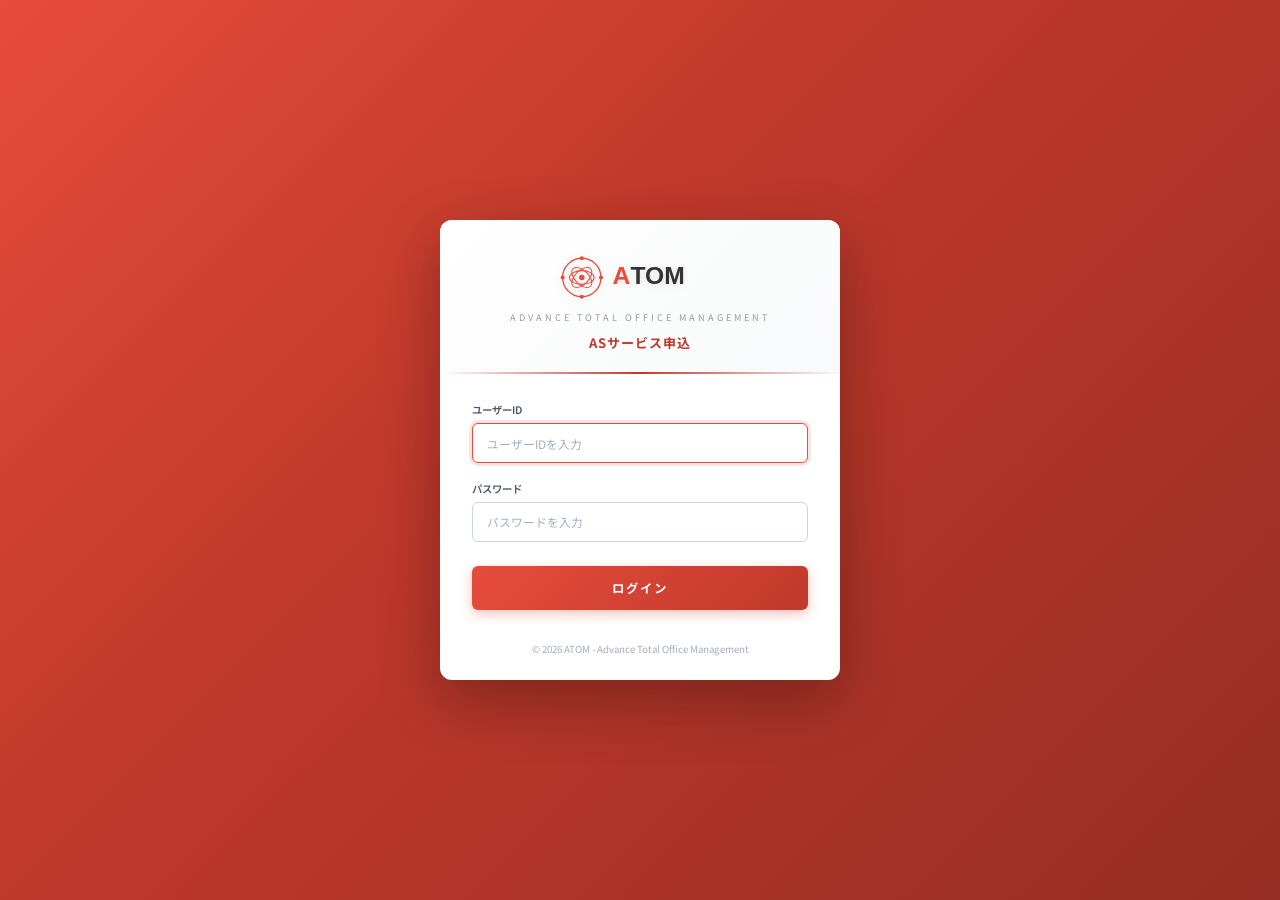
<file: admin.html>
<!DOCTYPE html>
<html lang="ja">

<head>
    <meta charset="UTF-8">
    <meta name="viewport" content="width=device-width, initial-scale=1.0">
    <title>ASサービス - 管理画面</title>
    <meta name="description" content="ATOM ASサービス申込管理画面">
    <link rel="preconnect" href="https://fonts.googleapis.com">
    <link rel="preconnect" href="https://fonts.gstatic.com" crossorigin>
    <link href="https://fonts.googleapis.com/css2?family=Noto+Sans+JP:wght@400;500;700&display=swap" rel="stylesheet">
    <link rel="stylesheet" href="css/style.css">
    <style>
        html {
            visibility: hidden;
            opacity: 0;
        }
    </style>
    <!-- FOUC（未ログイン時の画面チラつき）防止の完全版 -->
    <script>
        if (sessionStorage.getItem('as_logged_in') !== 'true') {
            window.location.replace('login.html');
        } else {
            document.documentElement.style.visibility = 'visible';
            document.documentElement.style.opacity = '1';
        }
    </script>
    <style>
        /* 管理画面固有スタイル */
        .admin-header {
            display: flex;
            align-items: center;
            justify-content: space-between;
            padding: 14px 24px;
            background: var(--primary-gradient);
            color: #fff;
            border-radius: var(--radius-lg) var(--radius-lg) 0 0;
            margin-bottom: 0;
        }

        .admin-header-left {
            display: flex;
            align-items: center;
            gap: 14px;
        }

        .admin-header-left img {
            height: 30px;
        }

        .admin-header h1 {
            font-size: 1rem;
            font-weight: 700;
            margin: 0;
        }

        .admin-header-right {
            display: flex;
            align-items: center;
        }

        .user-info {
            display: flex;
            align-items: center;
            gap: 12px;
            font-size: 0.8rem;
            background: rgba(255, 255, 255, 0.15);
            padding: 6px 16px;
            border-radius: 20px;
        }

        .user-info span {
            font-weight: 600;
        }

        .btn-outline {
            background: rgba(255, 255, 255, 0.1);
            border: 1px solid rgba(255, 255, 255, 0.4);
            color: #fff;
            cursor: pointer;
            border-radius: var(--radius);
            font-weight: 600;
            transition: var(--transition);
        }

        .btn-outline:hover {
            background: rgba(255, 255, 255, 0.3);
        }

        /* 統計カード */
        .stats-row {
            display: grid;
            grid-template-columns: repeat(auto-fit, minmax(160px, 1fr));
            gap: 14px;
            padding: 20px 24px;
            background: var(--bg-white);
            border-bottom: 1px solid var(--border-light);
        }

        .stat-card {
            text-align: center;
            padding: 16px 12px;
            background: var(--bg-field);
            border-radius: var(--radius-lg);
            border: 1px solid var(--border-light);
        }

        .stat-value {
            font-size: 1.6rem;
            font-weight: 700;
            color: var(--primary-red);
        }

        .stat-label {
            font-size: 0.75rem;
            color: var(--text-label);
            margin-top: 4px;
        }

        /* ツールバー */
        .admin-toolbar {
            display: flex;
            align-items: center;
            justify-content: space-between;
            gap: 12px;
            padding: 14px 24px;
            background: var(--bg-white);
            border-bottom: 1px solid var(--border-light);
            flex-wrap: wrap;
        }

        .admin-toolbar input[type="text"] {
            padding: 6px 12px;
            border: 1px solid var(--border-color);
            border-radius: var(--radius);
            font-size: 0.8rem;
            width: 250px;
            font-family: var(--font-family);
        }

        .admin-toolbar select {
            padding: 6px 10px;
            border: 1px solid var(--border-color);
            border-radius: var(--radius);
            font-size: 0.8rem;
            font-family: var(--font-family);
        }

        /* テーブル */
        .admin-table-wrap {
            background: var(--bg-white);
            border-radius: 0 0 var(--radius-lg) var(--radius-lg);
            overflow-x: auto;
        }

        .admin-table {
            width: 100%;
            border-collapse: collapse;
            font-size: 0.8rem;
        }

        .admin-table thead th {
            background: var(--accent-pink);
            color: var(--text-label);
            font-weight: 700;
            padding: 10px 14px;
            text-align: left;
            border-bottom: 2px solid var(--border-color);
            white-space: nowrap;
            position: sticky;
            top: 0;
        }

        .admin-table tbody tr {
            transition: var(--transition);
        }

        .admin-table tbody tr:hover {
            background: rgba(231, 76, 60, 0.04);
        }

        .admin-table td {
            padding: 10px 14px;
            border-bottom: 1px solid var(--border-light);
            color: var(--text-dark);
        }

        .status-badge {
            display: inline-block;
            padding: 2px 10px;
            border-radius: 12px;
            font-size: 0.7rem;
            font-weight: 700;
        }

        .status-new {
            background: #eaf7ed;
            color: #27ae60;
        }

        .status-1st {
            background: #e3f2fd;
            color: #1976d2;
        }

        .status-review {
            background: #fff8e1;
            color: #f39c12;
        }

        .status-done {
            background: #e8eaf6;
            color: #5c6bc0;
        }

        .btn-detail {
            background: var(--primary-gradient);
            color: #fff;
            border: none;
            padding: 4px 14px;
            border-radius: var(--radius);
            cursor: pointer;
            font-size: 0.75rem;
            font-weight: 600;
            transition: var(--transition);
        }

        .btn-detail:hover {
            box-shadow: 0 2px 8px rgba(231, 76, 60, 0.3);
            transform: translateY(-1px);
        }

        /* 詳細モーダル */
        .modal-overlay {
            display: none;
            position: fixed;
            top: 0;
            left: 0;
            width: 100%;
            height: 100%;
            background: rgba(0, 0, 0, 0.5);
            z-index: 1000;
            justify-content: center;
            align-items: flex-start;
            padding: 40px 20px;
            overflow-y: auto;
        }

        .modal-overlay.show {
            display: flex;
        }

        .modal-content {
            background: var(--bg-white);
            border-radius: var(--radius-lg);
            box-shadow: var(--shadow-lg);
            width: 100%;
            max-width: 700px;
            animation: slideUp 0.3s ease;
        }

        @keyframes slideUp {
            from {
                opacity: 0;
                transform: translateY(30px);
            }

            to {
                opacity: 1;
                transform: translateY(0);
            }
        }

        .modal-header {
            display: flex;
            align-items: center;
            justify-content: space-between;
            padding: 16px 24px;
            background: var(--primary-gradient);
            color: #fff;
            border-radius: var(--radius-lg) var(--radius-lg) 0 0;
        }

        .modal-header h2 {
            margin: 0;
            font-size: 0.95rem;
        }

        .modal-close {
            background: none;
            border: none;
            color: #fff;
            font-size: 1.2rem;
            cursor: pointer;
            padding: 4px 8px;
            border-radius: var(--radius);
            transition: var(--transition);
        }

        .modal-close:hover {
            background: rgba(255, 255, 255, 0.2);
        }

        .modal-body {
            padding: 20px 24px;
            max-height: 70vh;
            overflow-y: auto;
        }

        .modal-footer {
            padding: 14px 24px;
            border-top: 1px solid var(--border-light);
            text-align: right;
        }

        .empty-state {
            text-align: center;
            padding: 60px 20px;
            color: var(--text-muted);
        }

        .empty-state-icon {
            font-size: 3rem;
            margin-bottom: 12px;
        }

        .empty-state-text {
            font-size: 0.9rem;
        }
    </style>
</head>

<body>
    <div class="page-wrapper">

        <div class="admin-header">
            <div class="admin-header-left">
                <img src="assets/logo.svg" alt="ATOM" style="filter:brightness(10);">
                <h1 id="pageMainTitle">ASサービス 申込一覧</h1>
            </div>
            <div class="admin-header-right">
                <div class="user-info">
                    <span id="loginUserName">ユーザー: --</span>
                    <button class="btn btn-outline" id="btnAddAccount"
                        style="display:none; padding:4px 12px; font-size:0.75rem; margin-right:8px;"
                        onclick="openAccountModal()">アカウント追加</button>
                    <button class="btn btn-outline" style="padding:4px 12px; font-size:0.75rem;"
                        onclick="logout()">ログアウト</button>
                </div>
            </div>
        </div>

        <!-- 統計カード -->
        <div class="stats-row">
            <div class="stat-card">
                <div class="stat-value" id="statTotal">0</div>
                <div class="stat-label">総申込数</div>
            </div>
            <div class="stat-card">
                <div class="stat-value" id="statNew">0</div>
                <div class="stat-label">新規</div>
            </div>
            <div class="stat-card">
                <div class="stat-value" id="statDone">0</div>
                <div class="stat-label">完了</div>
            </div>
        </div>

        <div class="admin-toolbar">
            <div style="display:flex; gap:12px; align-items:center;">
                <input type="text" id="searchInput" placeholder="🔍 法人名・担当者名で検索..." oninput="filterTable()"
                    autocomplete="one-time-code" readonly onfocus="this.removeAttribute('readonly');">
                <select id="statusFilter" onchange="filterTable()">
                    <option value="">すべてのステータス</option>
                    <option value="1次申込完了">1次申込完了</option>
                    <option value="申込完了">申込完了</option>
                    <option value="新規">新規</option>
                    <option value="完了">完了</option>
                </select>
            </div>
            <button class="btn btn-primary" onclick="window.location.href='index.html'"
                style="padding:8px 20px; font-size:0.8rem;">＋ 新規申込</button>
        </div>

        <!-- テーブル -->
        <div class="admin-table-wrap">
            <table class="admin-table">
                <thead>
                    <tr>
                        <th>申込日</th>
                        <th>法人名/屋号</th>
                        <th>担当者名</th>
                        <th>電話番号</th>
                        <th>ステータス</th>
                        <th>操作</th>
                    </tr>
                </thead>
                <tbody id="applicationTableBody">
                </tbody>
            </table>
            <div class="empty-state" id="emptyState" style="display:none;">
                <div class="empty-state-icon">📋</div>
                <div class="empty-state-text">申込データがありません</div>
            </div>
        </div>

    </div>

    <!-- 詳細モーダル -->
    <div class="modal-overlay" id="detailModal">
        <div class="modal-content">
            <div class="modal-header">
                <h2 id="modalTitle">申込詳細</h2>
                <button class="modal-close" onclick="closeModal()">✕</button>
            </div>
            <div class="modal-body" id="modalBody"></div>
            <div class="modal-footer" id="modalFooter">
                <select id="statusSelect"
                    style="padding:6px 12px; border:1px solid var(--border-color); border-radius:var(--radius); font-size:0.8rem; margin-right:8px;">
                    <option value="1次申込完了">1次申込完了</option>
                    <option value="申込完了">申込完了</option>
                    <option value="完了">完了</option>
                </select>
                <button class="btn btn-primary" onclick="updateStatus()"
                    style="padding:6px 20px; font-size:0.8rem;">ステータス更新</button>
            </div>
        </div>
    </div>

    <!-- Toast -->
    <div class="toast" id="toast"></div>

    <!-- アカウント追加モーダル -->
    <div class="modal-overlay" id="accountModal">
        <div class="modal-content" style="max-width: 400px;">
            <div class="modal-header">
                <h2>アカウント追加</h2>
                <button class="modal-close" onclick="closeAccountModal()">✕</button>
            </div>
            <div class="modal-body">
                <div style="margin-bottom: 12px;">
                    <label style="display:block; font-size:0.8rem; font-weight:bold; margin-bottom:4px;">ユーザーID</label>
                    <input type="text" id="newUserId"
                        style="width:100%; padding:8px; border:1px solid #ddd; border-radius:4px;" placeholder="ログインID">
                </div>
                <div style="margin-bottom: 12px;">
                    <label style="display:block; font-size:0.8rem; font-weight:bold; margin-bottom:4px;">パスワード</label>
                    <input type="password" id="newUserPassword"
                        style="width:100%; padding:8px; border:1px solid #ddd; border-radius:4px;" placeholder="パスワード">
                </div>
                <div style="margin-bottom: 16px;">
                    <label style="display:block; font-size:0.8rem; font-weight:bold; margin-bottom:4px;">権限
                        (ロール)</label>
                    <select id="newUserRole" style="width:100%; padding:8px; border:1px solid #ddd; border-radius:4px;">
                        <option value="user">一般ユーザー (user)</option>
                        <option value="admin">管理者 (admin)</option>
                    </select>
                </div>
            </div>
            <div class="modal-footer">
                <button class="btn btn-outline" onclick="closeAccountModal()"
                    style="padding:6px 16px; margin-right:8px;">キャンセル</button>
                <button class="btn btn-primary" onclick="submitAccount()" id="btnSubmitAccount"
                    style="padding:6px 20px;">登録する</button>
            </div>
        </div>
    </div>

    <script>
        // ログインチェック
        const loggedIn = sessionStorage.getItem('as_logged_in') === 'true';
        const role = sessionStorage.getItem('as_role');
        const currentUser = sessionStorage.getItem('as_login_user');
        if (!loggedIn || !role) {
            window.location.href = 'login.html';
        }

        // 管理者ならアカウント追加ボタンを表示
        if (role === 'admin') {
            document.getElementById('btnAddAccount').style.display = 'inline-block';
        }
        document.getElementById('loginUserName').textContent = `ユーザー: ${currentUser}`;


        // API ベースURL (app.jsと共通化するか直接定義)
        const API_BASE_URL = 'https://as-backend-api-ecgkdbb6gdc3etbr.japanwest-01.azurewebsites.net/api';

        //APIからデータ取得
        async function loadApplications() {
            try {
                const res = await fetch(API_BASE_URL + '/Application');
                if (res.ok) {
                    const data = await res.json();
                    // 取得したデータをローカルストレージにもキャッシュとして保持しておく（詳細表示等で利用）
                    localStorage.setItem('as_applications', JSON.stringify(data));
                    return data;
                }
            } catch (e) {
                console.error('API取得エラー:', e);
            }
            // エラー時はローカルストレージのフォールバック
            return JSON.parse(localStorage.getItem('as_applications') || '[]');
        }

        async function saveApplication(appData) {
            try {
                const res = await fetch(API_BASE_URL + '/Application', {
                    method: 'POST',
                    headers: { 'Content-Type': 'application/json' },
                    body: JSON.stringify(appData)
                });
                return res.ok;
            } catch (e) {
                console.error('API保存エラー:', e);
                return false;
            }
        }

        let currentAppId = null;

        document.addEventListener('DOMContentLoaded', async () => {
            const apps = await loadApplications();
            renderTable(apps);
            updateStats(apps);
        });

        function logout() {
            sessionStorage.clear();
            window.location.href = 'login.html';
        }

        // 統計更新
        function updateStats(apps) {
            const role = sessionStorage.getItem('as_role');
            const currentUser = sessionStorage.getItem('as_login_user');
            // user権限の場合は自分が登録したものだけを対象とする
            const myApps = role === 'admin' ? apps : apps.filter(a => a.submittedBy === currentUser);

            document.getElementById('statTotal').textContent = myApps.length;
            document.getElementById('statNew').textContent = myApps.filter(a => a.status === '新規').length;
            document.getElementById('statDone').textContent = myApps.filter(a => a.status === '完了').length;
        }

        // テーブル描画
        function renderTable(apps) {
            const role = sessionStorage.getItem('as_role');
            const currentUser = sessionStorage.getItem('as_login_user');
            const search = document.getElementById('searchInput').value.trim().toLowerCase();
            const statusFilter = document.getElementById('statusFilter').value;
            const tbody = document.getElementById('applicationTableBody');
            const emptyState = document.getElementById('emptyState');

            let filtered = apps.filter(app => {
                // Role filter
                if (role !== 'admin' && app.submittedBy !== currentUser) return false;

                const cName = (app.companyName || '').toLowerCase();
                const ctName = (app.contactName || '').toLowerCase();
                const matchSearch = !search || cName.includes(search) || ctName.includes(search);
                const matchStatus = !statusFilter || app.status === statusFilter;
                return matchSearch && matchStatus;
            });

            if (filtered.length === 0) {
                tbody.innerHTML = '';
                emptyState.style.display = '';
                return;
            }

            // 新しい順（ID降順）でソート
            // バックエンドのIDは APP-YYYYMMDDHHMMSS-xxxx の形式なので、文字列比較で降順にソートする
            filtered.sort((a, b) => {
                const idA = a.id || '';
                const idB = b.id || '';
                if (idA > idB) return -1;
                if (idA < idB) return 1;
                return 0;
            });

            emptyState.style.display = 'none';
            tbody.innerHTML = filtered.map((app, i) => {
                const statusClass =
                    app.status === '1次申込完了' ? 'status-1st' :
                        app.status === '申込完了' ? 'status-new' : 'status-done';

                let actionHtml = `<button class="btn-detail" onclick="openDetail('${app.id}')">詳細</button>`;
                if (app.status === '1次申込完了') {
                    actionHtml += ` <button class="btn btn-secondary" onclick="startSecondStage('${app.id}')" style="padding:4px 10px; font-size:0.7rem; margin-left:5px;">2次申込へ</button>`;
                }

                return `<tr>
                    <td>${app.applicationDate || '―'}</td>
                    <td><strong>${app.companyName || '―'}</strong></td>
                    <td>${app.contactName || '―'}</td>
                    <td>${app.phone || '―'}</td>
                    <td><span class="status-badge ${statusClass}">${app.status}</span></td>
                    <td>${actionHtml}</td>
                </tr>`;
            }).join('');
        }

        function startSecondStage(id) {
            window.location.href = `index.html?id=${id}&stage=2`;
        }

        async function filterTable() {
            // ローカルにあるキャッシュ（LocalStorage）を使うか、再度APIを呼ぶか
            // 検索時はキャッシュを使うことで高速化
            const apps = JSON.parse(localStorage.getItem('as_applications') || '[]');
            renderTable(apps);
        }

        function openDetail(id) {
            const apps = JSON.parse(localStorage.getItem('as_applications') || '[]');
            const app = apps.find(a => String(a.id) === String(id));
            if (!app) return;
            currentAppId = id;

            document.getElementById('modalTitle').textContent = `申込詳細 - ${app.companyName || ''}`;
            document.getElementById('statusSelect').value = app.status;

            // 管理者以外はステータス更新エリアを非表示
            const role = sessionStorage.getItem('as_role');
            document.getElementById('modalFooter').style.display = (role === 'admin') ? '' : 'none';

            const h = (label, value) => `<tr><th>${label}</th><td>${value || '―'}</td></tr>`;
            let html = '';

            // ①基本情報
            html += '<div class="confirm-section-title">①お申込み情報</div>';
            html += '<table class="confirm-table">';
            html += h('申込日', app.applicationDate);
            html += h('申込種別', app.applicationType);
            html += h('法人名/屋号', app.companyName);
            html += h('法人名カナ', app.companyKana);
            html += h('代表者名', app.representativeName);
            html += h('担当者名', app.contactName);
            html += h('電話番号', app.phone);
            html += h('FAX', app.fax);
            html += h('メールアドレス', app.email);
            html += h('住所', [app.prefecture, app.city, app.town, app.block, app.additionalAddress].filter(Boolean).join(' '));
            html += '</table>';

            // ②店舗情報
            if (app.stores && app.stores.length > 0) {
                html += '<div class="confirm-section-title">②店舗情報</div>';
                app.stores.forEach((s, i) => {
                    html += '<table class="confirm-table">';
                    html += h(`店舗${i + 1}`, s.storeName);
                    html += h('フリガナ', s.storeKana);
                    html += h('電話番号', s.storePhone);
                    html += h('住所', [s.storePostal, s.storePrefecture, s.storeCity, s.storeTown].filter(Boolean).join(' '));
                    html += '</table>';
                });
            }

            // ③請求情報
            if (app.billing) {
                html += '<div class="confirm-section-title">③請求情報</div>';
                html += '<table class="confirm-table">';
                const bills = [];
                if (app.billing.billingCompany) bills.push('法人');
                if (app.billing.billingStore) bills.push('店舗');
                if (app.billing.billingExisting) bills.push('既存');
                html += h('請求先', bills.join('、') || '―');
                html += '</table>';
            }

            // ④商品情報
            if (app.products && app.products.length > 0) {
                html += '<div class="confirm-section-title">④商品情報</div>';
                app.products.forEach((p, i) => {
                    html += '<table class="confirm-table">';
                    html += h(`商品${i + 1}`, p.name);
                    html += h('単価', (p.unitPrice || 0).toLocaleString() + '円');
                    html += h('数量', p.quantity);
                    html += h('備考', p.remark);
                    html += '</table>';
                });
            }

            // ⑤AS契約情報
            if (app.contract && app.contract.rows && app.contract.rows.length > 0) {
                html += '<div class="confirm-section-title">⑤AS契約情報</div>';
                app.contract.rows.forEach((c, i) => {
                    html += '<table class="confirm-table">';
                    html += h('サービス名', c.service);
                    html += h('無料期間', c.freePeriod);
                    html += h('契約期間', c.contractPeriod);
                    html += h('月額単価', (c.unitPrice || 0).toLocaleString() + '円');
                    html += h('数量', c.quantity);
                    html += h('備考', c.remark);
                    html += '</table>';
                });
            }

            // ⑥契約物件金額
            if (app.propertyAmount) {
                html += '<div class="confirm-section-title">⑥契約物件金額</div>';
                html += '<table class="confirm-table">';
                html += h('販売物件金額', (app.propertyAmount.propertyPrice || 0).toLocaleString() + '円');
                const pm = [];
                if (app.propertyAmount.payCash) pm.push('現金一括');
                if (app.propertyAmount.payInstallment) pm.push('割賦');
                html += h('支払方法', pm.join('、') || '―');
                html += h('初回分割金額', (app.propertyAmount.firstInstallment || 0).toLocaleString() + '円');
                html += h('2回目以降', (app.propertyAmount.subsequentInstallment || 0).toLocaleString() + '円');
                html += h('支払い回数', app.propertyAmount.installmentCount ? app.propertyAmount.installmentCount + '回' : '―');
                html += '</table>';
            }

            // ⑦ドメイン情報
            if (app.domain) {
                html += '<div class="confirm-section-title">⑦ドメイン情報</div>';
                html += '<table class="confirm-table">';
                html += h('メールアドレス', app.domain.email);
                html += h('登記年月日', app.domain.registrationDate);
                const dc = [];
                if (app.domain.domainNew) dc.push('新規');
                if (app.domain.domainTransfer) dc.push('移行');
                html += h('ドメイン区分', dc.join('、') || '―');
                html += h('ドメイン', app.domain.domainName);
                if (app.domain.tld) {
                    const tlds = [];
                    if (app.domain.tld.com) tlds.push('.com');
                    if (app.domain.tld.net) tlds.push('.net');
                    if (app.domain.tld.info) tlds.push('.info');
                    if (app.domain.tld.jp) tlds.push('.jp');
                    if (app.domain.tld.other) tlds.push('その他: ' + (app.domain.tld.otherValue || ''));
                    html += h('TLD', tlds.join('、') || '―');
                }
                html += h('英文表記', app.domain.englishName);
                const sf = [];
                if (app.domain.suffixCoLtd) sf.push('.co.ltd');
                if (app.domain.suffixInc) sf.push('.inc');
                html += h('英文表記種別', sf.join('、') || '―');
                html += '</table>';
            }

            // ⑧ 申込担当者情報
            html += '<div class="confirm-section-title">⑧ 申込担当者情報</div>';
            html += '<table class="confirm-table">';
            html += h('営業担当者氏名', app.salesRepName);
            html += h('営業担当者メールアドレス', app.salesRepEmail);
            html += h('お客様氏名', app.signerName);
            html += h('お客様メールアドレス', app.signerEmail);
            html += '</table>';

            // ⑨ 添付書類
            html += '<div class="confirm-section-title">⑨ 添付書類</div>';
            html += '<table class="confirm-table">';
            html += h('ファイル名', app.pdfFileName);
            html += '</table>';

            document.getElementById('modalBody').innerHTML = html;
            document.getElementById('detailModal').classList.add('show');
        }

        function closeModal() {
            document.getElementById('detailModal').classList.remove('show');
            currentAppId = null;
        }

        async function updateStatus() {
            if (!currentAppId) return;
            const newStatus = document.getElementById('statusSelect').value;

            const btn = document.querySelector('.modal-footer .btn-primary');
            const originalText = btn.textContent;
            btn.disabled = true;
            btn.textContent = '更新中...';

            try {
                // 新しい PATCH エンドポイントにリクエスト
                const res = await fetch(`${API_BASE_URL}/Application/${currentAppId}/status`, {
                    method: 'PATCH',
                    headers: { 'Content-Type': 'application/json' },
                    body: JSON.stringify({ status: newStatus })
                });

                if (res.ok) {
                    // API保存成功後、再度全一覧を取得して画面をリフレッシュ
                    const refreshedApps = await loadApplications();
                    renderTable(refreshedApps);
                    updateStats(refreshedApps);
                    showToast(`ステータスを「${newStatus}」に更新しました`, 'success');
                    closeModal();
                } else {
                    const errData = await res.json();
                    showToast('ステータス更新に失敗しました: ' + (errData.message || 'Error'), 'error');
                }
            } catch (e) {
                console.error('Status update error:', e);
                showToast('サーバーとの通信に失敗しました', 'error');
            } finally {
                btn.disabled = false;
                btn.textContent = originalText;
            }
        }

        document.getElementById('detailModal').addEventListener('click', (e) => {
            if (e.target === document.getElementById('detailModal')) closeModal();
        });

        function showToast(message, type = 'success') {
            const t = document.getElementById('toast');
            t.textContent = message;
            t.className = 'toast show ' + (type === 'error' ? 'toast-error' : '');
            setTimeout(() => t.classList.remove('show'), 3000);
        }

        // ----------------------------------------
        // アカウント追加関連
        // ----------------------------------------
        function openAccountModal() {
            document.getElementById('newUserId').value = '';
            document.getElementById('newUserPassword').value = '';
            document.getElementById('newUserRole').value = 'user';
            document.getElementById('accountModal').classList.add('show');
        }

        function closeAccountModal() {
            document.getElementById('accountModal').classList.remove('show');
        }

        async function submitAccount() {
            const userId = document.getElementById('newUserId').value.trim();
            const password = document.getElementById('newUserPassword').value.trim();
            const role = document.getElementById('newUserRole').value;

            if (!userId || !password) {
                alert("ユーザーIDとパスワードは必須です。");
                return;
            }

            const btn = document.getElementById('btnSubmitAccount');
            btn.disabled = true;
            btn.textContent = '登録中...';

            try {
                const res = await fetch(API_BASE_URL + '/Auth/register', {
                    method: 'POST',
                    headers: { 'Content-Type': 'application/json' },
                    body: JSON.stringify({ userId, password, role })
                });

                const data = await res.json();
                if (res.ok && data.success) {
                    showToast('アカウントを作成しました', 'success');
                    closeAccountModal();
                } else {
                    alert('エラー: ' + (data.message || '作成に失敗しました'));
                }
            } catch (err) {
                console.error('Account creation error:', err);
                alert('サーバーとの通信に失敗しました');
            } finally {
                btn.disabled = false;
                btn.textContent = '登録する';
            }
        }
    </script>
</body>

</html>
</file>
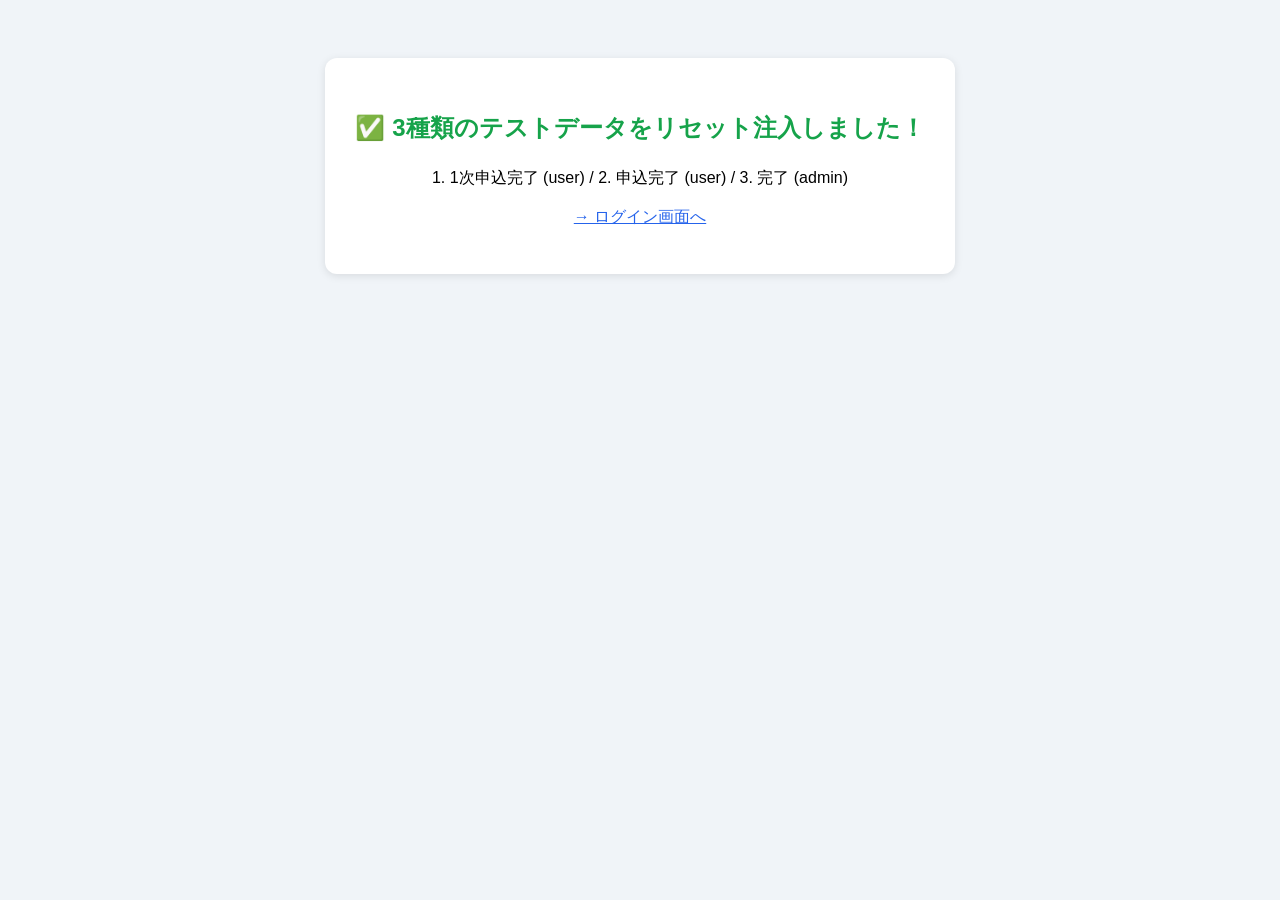
<file: inject-test-data.html>
<!DOCTYPE html>
<html lang="ja">

<head>
    <meta charset="UTF-8">
    <title>テストデータ注入</title>
    <style>
        body {
            font-family: sans-serif;
            text-align: center;
            padding: 50px;
            background: #f0f4f8;
        }

        .msg {
            background: #fff;
            padding: 30px;
            border-radius: 12px;
            box-shadow: 0 2px 8px rgba(0, 0, 0, 0.1);
            display: inline-block;
        }

        .ok {
            color: #16a34a;
            font-size: 24px;
            font-weight: bold;
        }

        a {
            color: #2563eb;
        }
    </style>
</head>

<body>
    <div class="msg">
        <p class="ok" id="status">テストデータを作成中...</p>
        <p id="detail"></p>
    </div>
    <script>
        const now = Date.now();
        const testData = [
            {
                id: now,
                status: '1次申込完了',
                pdfFileName: '',
                submittedAt: new Date().toISOString(),
                submittedBy: 'user',
                applicationDate: '2026-02-25',
                companyName: '株式会社テスト1次',
                contactName: 'テスト一郎',
                phone: '090-1111-1111',
                email: 'test1@example.com',
                stores: [{ storeName: 'テスト支店1' }],
                billing: { company: true },
                products: [{ name: 'AS', unitPrice: 50000, quantity: 1 }],
                contract: { rows: [{ service: 'ASサービス', unitPrice: 10000, quantity: 1 }] },
                propertyAmount: {},
                salesRepName: 'アドバンス 太郎',
                salesRepEmail: 'sales@example.com'
            },
            {
                id: now + 1,
                status: '申込完了',
                pdfFileName: 'sample.pdf',
                submittedAt: new Date().toISOString(),
                submittedBy: 'user',
                applicationDate: '2026-02-25',
                companyName: '有限会社テスト2次',
                contactName: 'テスト二郎',
                phone: '090-2222-2222',
                email: 'test2@example.com',
                propertyAmount: { propertyPrice: 1000000, payCash: true },
                salesRepName: 'アドバンス 花子',
                salesRepEmail: 'hanako@example.com'
            },
            {
                id: now + 2,
                status: '完了',
                pdfFileName: '',
                submittedAt: new Date().toISOString(),
                submittedBy: 'admin',
                applicationDate: '2026-02-20',
                companyName: '株式会社完了商事',
                contactName: '完了三郎',
                phone: '03-3333-3333',
                email: 'kanryo@example.com',
                status: '完了'
            }
        ];

        // 既存データに追加
        localStorage.setItem('as_applications', JSON.stringify(testData));

        document.getElementById('status').textContent = '✅ 3種類のテストデータをリセット注入しました！';
        document.getElementById('detail').innerHTML =
            '1. 1次申込完了 (user) / 2. 申込完了 (user) / 3. 完了 (admin)<br><br>' +
            '<a href="login.html">→ ログイン画面へ</a>';
    </script>
</body>

</html>
</file>
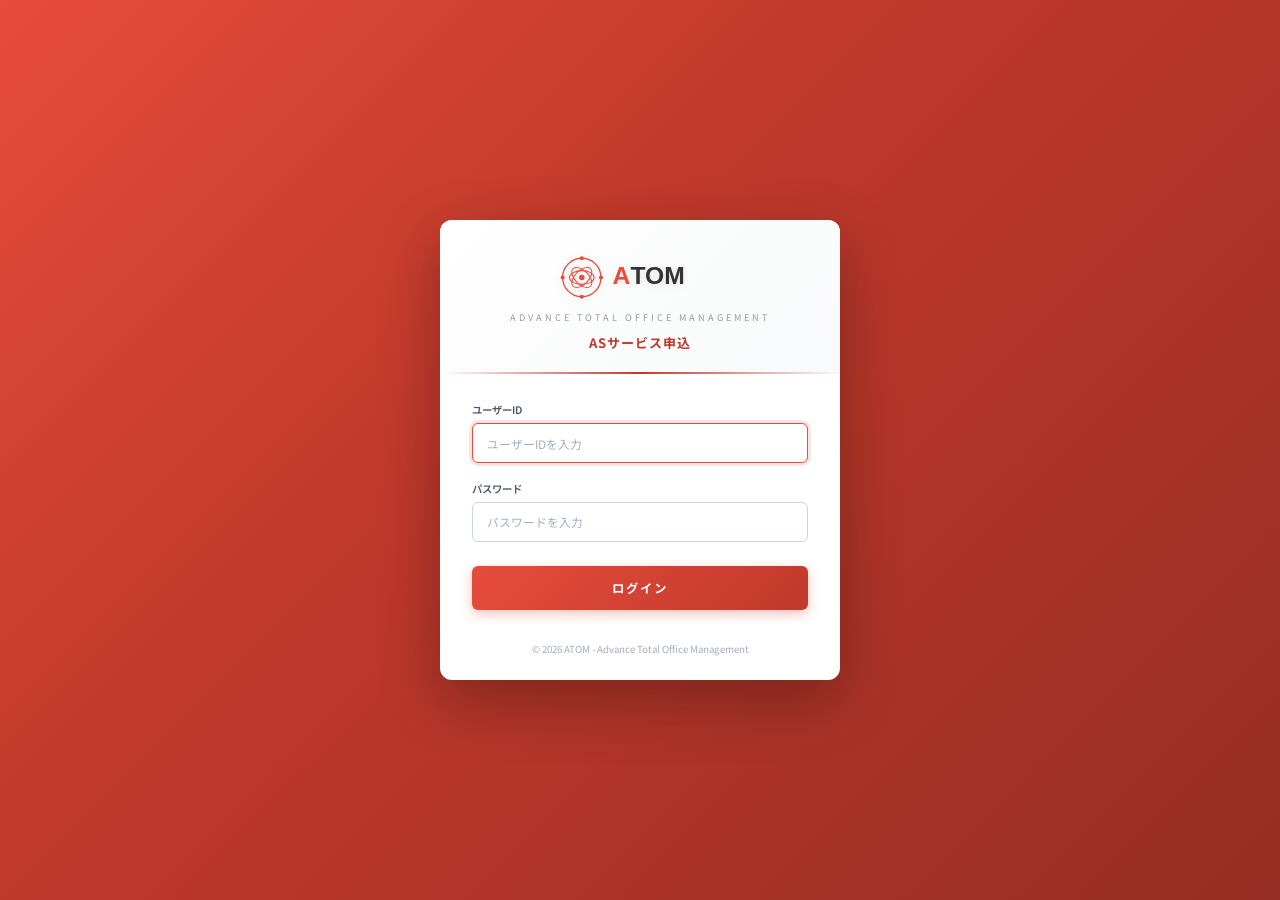
<file: login.html>
<!DOCTYPE html>
<html lang="ja">

<head>
    <meta charset="UTF-8">
    <meta name="viewport" content="width=device-width, initial-scale=1.0">
    <title>ASサービス申込 - ログイン</title>
    <meta name="description" content="ATOM ASサービス申込 ログイン画面">
    <link rel="preconnect" href="https://fonts.googleapis.com">
    <link rel="preconnect" href="https://fonts.gstatic.com" crossorigin>
    <link href="https://fonts.googleapis.com/css2?family=Noto+Sans+JP:wght@400;500;700&display=swap" rel="stylesheet">
    <link rel="stylesheet" href="css/style.css">
    <style>
        body {
            display: flex;
            align-items: center;
            justify-content: center;
            min-height: 100vh;
            background: linear-gradient(135deg, #e74c3c 0%, #c0392b 40%, #962d22 100%);
        }

        .login-card {
            background: #fff;
            border-radius: 12px;
            box-shadow: 0 20px 60px rgba(0, 0, 0, 0.3);
            width: 400px;
            max-width: 90vw;
            overflow: hidden;
            animation: fadeInUp 0.6s ease;
        }

        @keyframes fadeInUp {
            from {
                opacity: 0;
                transform: translateY(30px);
            }

            to {
                opacity: 1;
                transform: translateY(0);
            }
        }

        .login-header {
            background: linear-gradient(135deg, rgba(255, 255, 255, 0.95), rgba(248, 249, 250, 0.95));
            text-align: center;
            padding: 30px 20px 20px;
            border-bottom: 2px solid transparent;
            border-image: linear-gradient(90deg, transparent, #c0392b, transparent) 1;
        }

        .login-header img {
            height: 55px;
            filter: drop-shadow(0 2px 4px rgba(0, 0, 0, 0.1));
        }

        .login-header .subtitle {
            display: block;
            font-size: 0.7rem;
            color: #999;
            letter-spacing: 3px;
            margin-top: 2px;
            text-transform: uppercase;
        }

        .login-header .page-title {
            margin-top: 8px;
            font-size: 1rem;
            font-weight: 700;
            color: #c0392b;
            letter-spacing: 1px;
        }

        .login-body {
            padding: 28px 32px 32px;
        }

        .login-field {
            margin-bottom: 18px;
        }

        .login-field label {
            display: block;
            font-size: 0.8rem;
            font-weight: 600;
            color: #4a5568;
            margin-bottom: 5px;
        }

        .login-field input {
            width: 100%;
            height: 40px;
            padding: 0 14px;
            border: 1px solid #cbd5e0;
            border-radius: 6px;
            font-size: 0.9rem;
            font-family: 'Noto Sans JP', sans-serif;
            transition: all 0.25s cubic-bezier(0.4, 0, 0.2, 1);
            outline: none;
            background: #fff;
        }

        .login-field input:focus {
            border-color: #e74c3c;
            box-shadow: 0 0 0 3px rgba(231, 76, 60, 0.15);
        }

        .login-field input::placeholder {
            color: #a0aec0;
        }

        .login-btn {
            width: 100%;
            height: 44px;
            background: linear-gradient(135deg, #e74c3c 0%, #c0392b 100%);
            color: #fff;
            border: none;
            border-radius: 6px;
            font-size: 0.95rem;
            font-weight: 700;
            font-family: 'Noto Sans JP', sans-serif;
            cursor: pointer;
            letter-spacing: 2px;
            box-shadow: 0 4px 12px rgba(231, 76, 60, 0.35);
            transition: all 0.25s cubic-bezier(0.4, 0, 0.2, 1);
            margin-top: 6px;
        }

        .login-btn:hover {
            background: linear-gradient(135deg, #c0392b 0%, #a93226 100%);
            box-shadow: 0 6px 20px rgba(231, 76, 60, 0.45);
            transform: translateY(-2px);
        }

        .login-btn:active {
            transform: translateY(0);
            box-shadow: 0 2px 8px rgba(231, 76, 60, 0.3);
        }

        .login-error {
            display: none;
            background: linear-gradient(135deg, #fff5f5, #fed7d7);
            color: #c53030;
            padding: 8px 14px;
            border-radius: 6px;
            font-size: 0.8rem;
            margin-bottom: 14px;
            border-left: 3px solid #e74c3c;
        }

        .login-error.show {
            display: block;
            animation: shake 0.4s ease;
        }

        @keyframes shake {

            0%,
            100% {
                transform: translateX(0);
            }

            20%,
            60% {
                transform: translateX(-6px);
            }

            40%,
            80% {
                transform: translateX(6px);
            }
        }

        .login-footer {
            text-align: center;
            padding: 0 32px 24px;
            font-size: 0.75rem;
            color: #a0aec0;
        }
    </style>
</head>

<body>

    <div class="login-card">
        <div class="login-header">
            <img src="assets/logo.svg" alt="ATOM">
            <span class="subtitle">ADVANCE TOTAL OFFICE MANAGEMENT</span>
            <div class="page-title">ASサービス申込</div>
        </div>

        <div class="login-body">
            <div class="login-error" id="loginError">ユーザーIDまたはパスワードが正しくありません</div>

            <div class="login-field">
                <label for="userId">ユーザーID</label>
                <input type="text" id="userId" placeholder="ユーザーIDを入力" autofocus>
            </div>

            <div class="login-field">
                <label for="password">パスワード</label>
                <input type="password" id="password" placeholder="パスワードを入力">
            </div>

            <button class="login-btn" onclick="handleLogin()">ログイン</button>
        </div>

        <div class="login-footer">
            &copy; 2026 ATOM - Advance Total Office Management
        </div>
    </div>

    <script>
        // Enterキーでログイン
        document.getElementById('password').addEventListener('keydown', function (e) {
            if (e.key === 'Enter') handleLogin();
        });
        document.getElementById('userId').addEventListener('keydown', function (e) {
            if (e.key === 'Enter') document.getElementById('password').focus();
        });

        async function handleLogin() {
            const userId = document.getElementById('userId').value.trim();
            const password = document.getElementById('password').value.trim();
            const errorEl = document.getElementById('loginError');

            // 入力チェック
            if (!userId || !password) {
                errorEl.textContent = 'ユーザーIDとパスワードを入力してください';
                errorEl.classList.add('show');
                return;
            }

            // ボタン連打防止
            const btn = document.querySelector('.login-btn');
            btn.disabled = true;
            btn.textContent = '認証中...';

            try {
                // Azure APIへ認証リクエスト
                const res = await fetch('https://as-backend-api-ecgkdbb6gdc3etbr.japanwest-01.azurewebsites.net/api/Auth/login', {
                    method: 'POST',
                    headers: { 'Content-Type': 'application/json' },
                    body: JSON.stringify({ userId, password })
                });

                if (res.ok) {
                    const data = await res.json();
                    if (data.success) {
                        sessionStorage.setItem('as_login_user', data.userId);
                        sessionStorage.setItem('as_logged_in', 'true');
                        sessionStorage.setItem('as_role', data.role);
                        window.location.href = data.redirect || 'admin.html';
                        return;
                    }
                }

                // 認証失敗
                errorEl.textContent = 'ユーザーIDまたはパスワードが正しくありません';
                errorEl.classList.add('show');
            } catch (err) {
                console.error('Login error:', err);
                errorEl.textContent = 'サーバーとの通信に失敗しました';
                errorEl.classList.add('show');
            } finally {
                btn.disabled = false;
                btn.textContent = 'ログイン';
            }
        }
    </script>

</body>

</html>
</file>
<file: css/style.css>
/* ============================================
   ASサービス申込フォーム - スタイルシート
   コンパクト＆スタイリッシュ
   ============================================ */

/* --- CSS Variables --- */
:root {
  --primary-red: #c0392b;
  --primary-red-light: #f2dede;
  --primary-gradient: linear-gradient(135deg, #e74c3c 0%, #c0392b 50%, #a93226 100%);
  --section-header-bg: linear-gradient(135deg, #e74c3c 0%, #c0392b 60%, #962d22 100%);
  --section-header-text: #fff;
  --accent-pink: #f8e0e0;
  --text-dark: #2c3e50;
  --text-label: #4a5568;
  --text-light: #fff;
  --text-muted: #999;
  --border-color: #cbd5e0;
  --border-light: #e2e8f0;
  --bg-white: #fff;
  --bg-body: linear-gradient(135deg, #667eea11 0%, #764ba211 100%), #f0f2f5;
  --bg-field: linear-gradient(135deg, #f7fafc 0%, #edf2f7 100%);
  --bg-gray: #e2e8f0;
  --shadow-sm: 0 1px 3px rgba(0, 0, 0, 0.08);
  --shadow-md: 0 4px 20px rgba(0, 0, 0, 0.08), 0 1px 3px rgba(0, 0, 0, 0.06);
  --shadow-lg: 0 10px 40px rgba(0, 0, 0, 0.1);
  --font-family: 'Noto Sans JP', 'メイリオ', Meiryo, sans-serif;
  --radius: 4px;
  --radius-lg: 8px;
  --transition: all 0.25s cubic-bezier(0.4, 0, 0.2, 1);
}

/* --- Reset & Base --- */
*,
*::before,
*::after {
  margin: 0;
  padding: 0;
  box-sizing: border-box;
}

html {
  font-size: 13px;
}

body {
  font-family: var(--font-family);
  color: var(--text-dark);
  background: var(--bg-body);
  line-height: 1.5;
  min-height: 100vh;
}

/* --- Page Container --- */
.page-wrapper {
  max-width: 960px;
  margin: 0 auto;
  background: var(--bg-white);
  box-shadow: var(--shadow-lg);
  min-height: 100vh;
  border-radius: 0;
}

/* --- Logo Header --- */
.logo-header {
  text-align: center;
  padding: 24px 20px 14px;
  background: linear-gradient(135deg, #ffffff 0%, #f8f9fa 50%, #e9ecef 100%);
  border-bottom: 2px solid transparent;
  border-image: linear-gradient(90deg, transparent, #c0392b, transparent) 1;
}

.logo-header img {
  height: 50px;
  filter: drop-shadow(0 2px 4px rgba(0, 0, 0, 0.1));
}

.logo-header .subtitle {
  display: block;
  font-size: 0.75rem;
  color: var(--text-muted);
  margin-top: 2px;
  letter-spacing: 3px;
  text-transform: uppercase;
}

/* --- Section Header --- */
.section-header {
  background: var(--section-header-bg);
  color: var(--section-header-text);
  text-align: center;
  padding: 8px 0;
  font-size: 0.9rem;
  font-weight: 700;
  letter-spacing: 2px;
  border: none;
  text-shadow: 0 1px 2px rgba(0, 0, 0, 0.2);
  position: relative;
}

.section-header::after {
  content: '';
  position: absolute;
  bottom: 0;
  left: 50%;
  transform: translateX(-50%);
  width: 60px;
  height: 2px;
  background: linear-gradient(90deg, transparent, rgba(255, 255, 255, 0.6), transparent);
}

/* --- Form Layout --- */
.form-section {
  padding: 12px 20px;
}

/* テーブル風2カラムレイアウト */
.form-grid {
  display: grid;
  grid-template-columns: 1fr 1fr;
  gap: 0;
  border: 1px solid var(--border-light);
  border-radius: var(--radius);
  overflow: hidden;
}

.form-grid.single-col {
  grid-template-columns: 1fr;
}

.form-row {
  display: flex;
  align-items: center;
  border-bottom: 1px solid var(--border-light);
  min-height: 36px;
}

.form-row:last-child {
  border-bottom: none;
}

.form-row.full-width {
  grid-column: 1 / -1;
}

.form-label {
  flex-shrink: 0;
  width: 120px;
  padding: 8px 12px;
  font-size: 0.85rem;
  color: var(--text-label);
  font-weight: 500;
  background: var(--bg-field);
  align-self: stretch;
  display: flex;
  align-items: center;
  border-right: 1px solid var(--border-light);
  transition: var(--transition);
}

.form-label .required {
  color: var(--primary-red);
  font-size: 0.7rem;
  margin-right: 2px;
}

.form-value {
  flex: 1;
  padding: 3px 8px;
  display: flex;
  align-items: center;
  gap: 6px;
  flex-wrap: wrap;
}

.form-value .sub-label {
  font-size: 0.75rem;
  color: var(--text-muted);
  white-space: nowrap;
}

/* --- Input Fields --- */
input[type="text"],
input[type="email"],
input[type="tel"],
input[type="date"],
input[type="number"],
select,
textarea {
  padding: 8px 12px;
  border: 1px solid var(--border-color);
  border-radius: var(--radius);
  font-size: 0.95rem;
  font-family: var(--font-family);
  background: var(--bg-white);
  transition: var(--transition);
  outline: none;
}

input:focus,
select:focus,
textarea:focus {
  border-color: #e74c3c;
  box-shadow: 0 0 0 3px rgba(231, 76, 60, 0.15);
}

input[type="text"],
input[type="email"],
input[type="tel"] {
  height: 36px;
}

input[type="date"] {
  height: 36px;
}

/* Flatpickr integration */
.flatpickr-input {
  background-color: var(--bg-white) !important;
}

.flatpickr-calendar.material_red {
  box-shadow: var(--shadow-lg);
  border: 1px solid var(--primary-red);
}

.flatpickr-day.selected {
  background: var(--primary-red) !important;
  border-color: var(--primary-red) !important;
}

select {
  height: 36px;
  cursor: pointer;
}

/* サイズバリエーション */
.input-xs {
  width: 80px;
}

.input-sm {
  width: 120px;
}

.input-md {
  width: 180px;
}

.input-lg {
  width: 260px;
}

.input-xl {
  width: 380px;
}

.input-full {
  width: 100%;
}

/* --- Checkbox & Radio --- */
.checkbox-group,
.radio-group {
  display: flex;
  align-items: center;
  gap: 16px;
  flex-wrap: wrap;
}

.checkbox-group label,
.radio-group label {
  display: flex;
  align-items: center;
  gap: 4px;
  font-size: 0.85rem;
  cursor: pointer;
  white-space: nowrap;
}

input[type="checkbox"],
input[type="radio"] {
  accent-color: var(--primary-red);
  cursor: pointer;
}

/* --- ②店舗情報 スクロールエリア --- */
.store-scroll-area {
  max-height: 300px;
  overflow-y: auto;
  border: 1px solid var(--border-light);
  border-radius: var(--radius);
  background: var(--bg-field);
  padding: 8px;
}

.store-entry {
  background: var(--bg-white);
  border: 1px solid var(--border-light);
  border-radius: var(--radius);
  padding: 8px 10px;
  margin-bottom: 6px;
  display: grid;
  grid-template-columns: 1fr;
  gap: 6px;
  position: relative;
}

.store-entry:last-child {
  margin-bottom: 0;
}

.store-row {
  display: flex;
  align-items: center;
  gap: 6px;
  flex-wrap: wrap;
}

.store-row input {
  flex: 1;
  min-width: 80px;
}

.store-row input:first-child {
  flex: 2;
}

.store-entry .btn-remove-store {
  position: absolute;
  top: 4px;
  right: 4px;
  background: none;
  border: none;
  color: var(--primary-red);
  cursor: pointer;
  font-size: 1rem;
  line-height: 1;
  opacity: 0.6;
}

.store-entry .btn-remove-store:hover {
  opacity: 1;
}

.store-actions {
  display: flex;
  justify-content: flex-end;
  padding: 6px 0;
}

/* --- ④商品テーブル --- */
.product-table {
  width: 100%;
  border-collapse: collapse;
  font-size: 0.8rem;
}

.product-table thead th {
  background: linear-gradient(135deg, #e74c3c 0%, #c0392b 100%);
  padding: 6px 6px;
  text-align: center;
  font-weight: 600;
  color: #fff;
  border: 1px solid #c0392b;
  font-size: 0.75rem;
  text-shadow: 0 1px 1px rgba(0, 0, 0, 0.2);
}

.product-table tbody td {
  padding: 4px 6px;
  border: 1px solid var(--border-light);
  text-align: center;
  vertical-align: middle;
}

.product-table tbody td:first-child {
  text-align: left;
  white-space: nowrap;
}

.product-table input[type="number"],
.product-table input[type="text"] {
  width: 100%;
  text-align: right;
}

.support-checks {
  display: flex;
  align-items: center;
  gap: 20px;
  padding: 8px 0;
  flex-wrap: wrap;
}

.support-checks label {
  display: flex;
  align-items: center;
  gap: 4px;
  font-size: 0.8rem;
}

/* --- ⑤金融機関 --- */
.bank-grid {
  display: grid;
  grid-template-columns: 1fr 1fr;
  gap: 0;
  border: 1px solid var(--border-light);
  border-radius: var(--radius);
  overflow: hidden;
}

.bank-grid .form-row {
  border-bottom: 1px solid var(--border-light);
}

.bank-grid .form-row.full-width {
  grid-column: 1 / -1;
}

.yucho-fields {
  background: var(--bg-field);
  padding: 6px 10px;
  border-radius: var(--radius);
  margin-top: 4px;
}

.yucho-fields .form-row {
  border: none;
  min-height: 30px;
}

/* --- Buttons --- */
.btn {
  display: inline-flex;
  align-items: center;
  justify-content: center;
  gap: 4px;
  padding: 6px 18px;
  border: none;
  border-radius: var(--radius);
  cursor: pointer;
  font-size: 0.8rem;
  font-family: var(--font-family);
  font-weight: 500;
  transition: var(--transition);
}

.btn-primary {
  background: linear-gradient(135deg, #e74c3c 0%, #c0392b 100%);
  color: var(--text-light);
  box-shadow: 0 2px 8px rgba(231, 76, 60, 0.3);
}

.btn-primary:hover {
  background: linear-gradient(135deg, #c0392b 0%, #a93226 100%);
  box-shadow: 0 4px 12px rgba(231, 76, 60, 0.4);
  transform: translateY(-1px);
}

.btn-secondary {
  background: linear-gradient(135deg, #f8f9fa 0%, #e9ecef 100%);
  color: var(--text-dark);
  border: 1px solid var(--border-color);
}

.btn-secondary:hover {
  background: linear-gradient(135deg, #e9ecef 0%, #dee2e6 100%);
  transform: translateY(-1px);
}

.btn-sm {
  padding: 3px 10px;
  font-size: 0.75rem;
}

/* --- Footer --- */
.form-footer {
  text-align: center;
  padding: 20px 20px 28px;
  background: linear-gradient(135deg, #f8f9fa 0%, #e9ecef 100%);
  border-top: 2px solid transparent;
  border-image: linear-gradient(90deg, transparent, #c0392b, transparent) 1;
  display: flex;
  justify-content: center;
  gap: 12px;
}

/* --- Toast --- */
.toast {
  position: fixed;
  top: 16px;
  right: 16px;
  padding: 10px 20px;
  border-radius: var(--radius-lg);
  color: var(--text-light);
  font-size: 0.85rem;
  z-index: 2000;
  opacity: 0;
  transform: translateY(-16px);
  transition: all 0.3s ease;
  backdrop-filter: blur(8px);
  box-shadow: 0 4px 16px rgba(0, 0, 0, 0.2);
}

.toast.show {
  opacity: 1;
  transform: translateY(0);
}

.toast.success {
  background: linear-gradient(135deg, #27ae60, #2ecc71);
}

.toast.error {
  background: linear-gradient(135deg, #c0392b, #e74c3c);
}

.toast.info {
  background: linear-gradient(135deg, #e74c3c, #f39c12);
}

/* --- Separator --- */
.separator {
  height: 1px;
  background: var(--border-light);
  margin: 0;
}

/* --- Responsive --- */
@media (max-width: 700px) {
  html {
    font-size: 12px;
  }

  .form-grid,
  .bank-grid {
    grid-template-columns: 1fr;
  }

  .form-grid .form-row {
    grid-column: 1 / -1;
  }

  .form-label {
    width: 80px;
  }

  .page-wrapper {
    margin: 0;
  }
}

/* PDF添付欄 */
.pdf-upload-area {
  border: 2px dashed var(--border-color);
  border-radius: var(--radius-lg);
  padding: 30px 20px;
  text-align: center;
  cursor: pointer;
  transition: var(--transition);
  background: var(--bg-field);
}

.pdf-upload-area:hover,
.pdf-upload-area.drag-over {
  border-color: var(--primary-red);
  background: linear-gradient(135deg, rgba(231, 76, 60, 0.05) 0%, rgba(192, 57, 43, 0.05) 100%);
}

.pdf-upload-icon {
  font-size: 2.5rem;
  margin-bottom: 8px;
}

.pdf-upload-text {
  font-size: 0.85rem;
  font-weight: 600;
  color: var(--text-dark);
}

.pdf-upload-hint {
  font-size: 0.75rem;
  color: var(--text-muted);
  margin-top: 4px;
}

.pdf-file-info {
  display: flex;
  align-items: center;
  gap: 12px;
  padding: 10px 14px;
  background: var(--bg-field);
  border: 1px solid var(--border-color);
  border-radius: var(--radius);
  margin-bottom: 10px;
}

.pdf-file-name {
  font-size: 0.85rem;
  font-weight: 600;
  color: var(--text-dark);
}

.pdf-file-size {
  font-size: 0.75rem;
  color: var(--text-muted);
}

.btn-remove-pdf {
  margin-left: auto;
  background: none;
  border: 1px solid var(--border-color);
  border-radius: var(--radius);
  color: var(--primary-red);
  cursor: pointer;
  padding: 2px 8px;
  font-size: 0.8rem;
  transition: var(--transition);
}

.btn-remove-pdf:hover {
  background: var(--primary-red);
  color: #fff;
}

/* ステップインジケーター */
.step-indicator {
  display: flex;
  align-items: center;
  justify-content: center;
  gap: 0;
  padding: 16px 20px;
  margin-bottom: 4px;
}

.step {
  display: flex;
  align-items: center;
  gap: 6px;
  opacity: 0.4;
  transition: var(--transition);
}

.step.active {
  opacity: 1;
}

.step.done {
  opacity: 0.7;
}

.step-num {
  display: inline-flex;
  align-items: center;
  justify-content: center;
  width: 28px;
  height: 28px;
  border-radius: 50%;
  background: var(--bg-gray);
  color: var(--text-dark);
  font-size: 0.8rem;
  font-weight: 700;
}

.step.active .step-num {
  background: var(--primary-gradient);
  color: #fff;
}

.step.done .step-num {
  background: #27ae60;
  color: #fff;
}

.step-label {
  font-size: 0.8rem;
  font-weight: 600;
  color: var(--text-dark);
}

.step-line {
  width: 50px;
  height: 2px;
  background: var(--border-color);
  margin: 0 8px;
  transition: var(--transition);
}

.step-line.done {
  background: #27ae60;
}

/* 確認画面 */
.confirm-section-title {
  font-size: 0.85rem;
  font-weight: 700;
  color: #fff;
  background: var(--section-header-bg);
  padding: 6px 14px;
  border-radius: var(--radius);
  margin: 16px 0 8px;
}

.confirm-section-title:first-child {
  margin-top: 0;
}

.confirm-table {
  width: 100%;
  border-collapse: collapse;
  font-size: 0.8rem;
  margin-bottom: 4px;
}

.confirm-table th {
  background: var(--accent-pink);
  color: var(--text-label);
  padding: 6px 12px;
  text-align: left;
  font-weight: 600;
  width: 160px;
  border-bottom: 1px solid var(--border-light);
}

.confirm-table td {
  padding: 6px 12px;
  color: var(--text-dark);
  border-bottom: 1px solid var(--border-light);
}

/* 完了画面 */
.complete-card {
  text-align: center;
  padding: 60px 30px;
  background: var(--bg-white);
  border-radius: var(--radius-lg);
  box-shadow: var(--shadow-md);
  margin: 20px 0;
}

.complete-icon {
  display: inline-flex;
  align-items: center;
  justify-content: center;
  width: 70px;
  height: 70px;
  border-radius: 50%;
  background: linear-gradient(135deg, #27ae60 0%, #2ecc71 100%);
  color: #fff;
  font-size: 2rem;
  font-weight: 700;
  margin-bottom: 20px;
}

.complete-title {
  font-size: 1.3rem;
  font-weight: 700;
  color: var(--text-dark);
  margin: 0 0 12px;
}

.complete-message {
  font-size: 0.85rem;
  color: var(--text-label);
  line-height: 1.7;
  margin: 0;
}

/* ==========================================
   全画面ローディングオーバーレイ
   ========================================== */
.fullscreen-loader {
    position: fixed;
    top: 0;
    left: 0;
    width: 100vw;
    height: 100vh;
    background: rgba(0, 0, 0, 0.7);
    z-index: 9999;
    display: flex;
    justify-content: center;
    align-items: center;
    flex-direction: column;
}

.loader-content {
    background: white;
    padding: 40px 60px;
    border-radius: 12px;
    text-align: center;
    box-shadow: 0 10px 30px rgba(0,0,0,0.5);
    display: flex;
    flex-direction: column;
    align-items: center;
    gap: 15px;
}

.spinner {
    width: 50px;
    height: 50px;
    border: 5px solid #f3f3f3;
    border-top: 5px solid var(--primary-color);
    border-radius: 50%;
    animation: spin 1s linear infinite;
}

@keyframes spin {
    0% { transform: rotate(0deg); }
    100% { transform: rotate(360deg); }
}

.loader-text {
    font-size: 1.2rem;
    font-weight: bold;
    color: var(--text-color);
    margin-top: 10px;
}

.loader-subtext {
    font-size: 0.85rem;
    color: var(--text-label);
}
</file>
